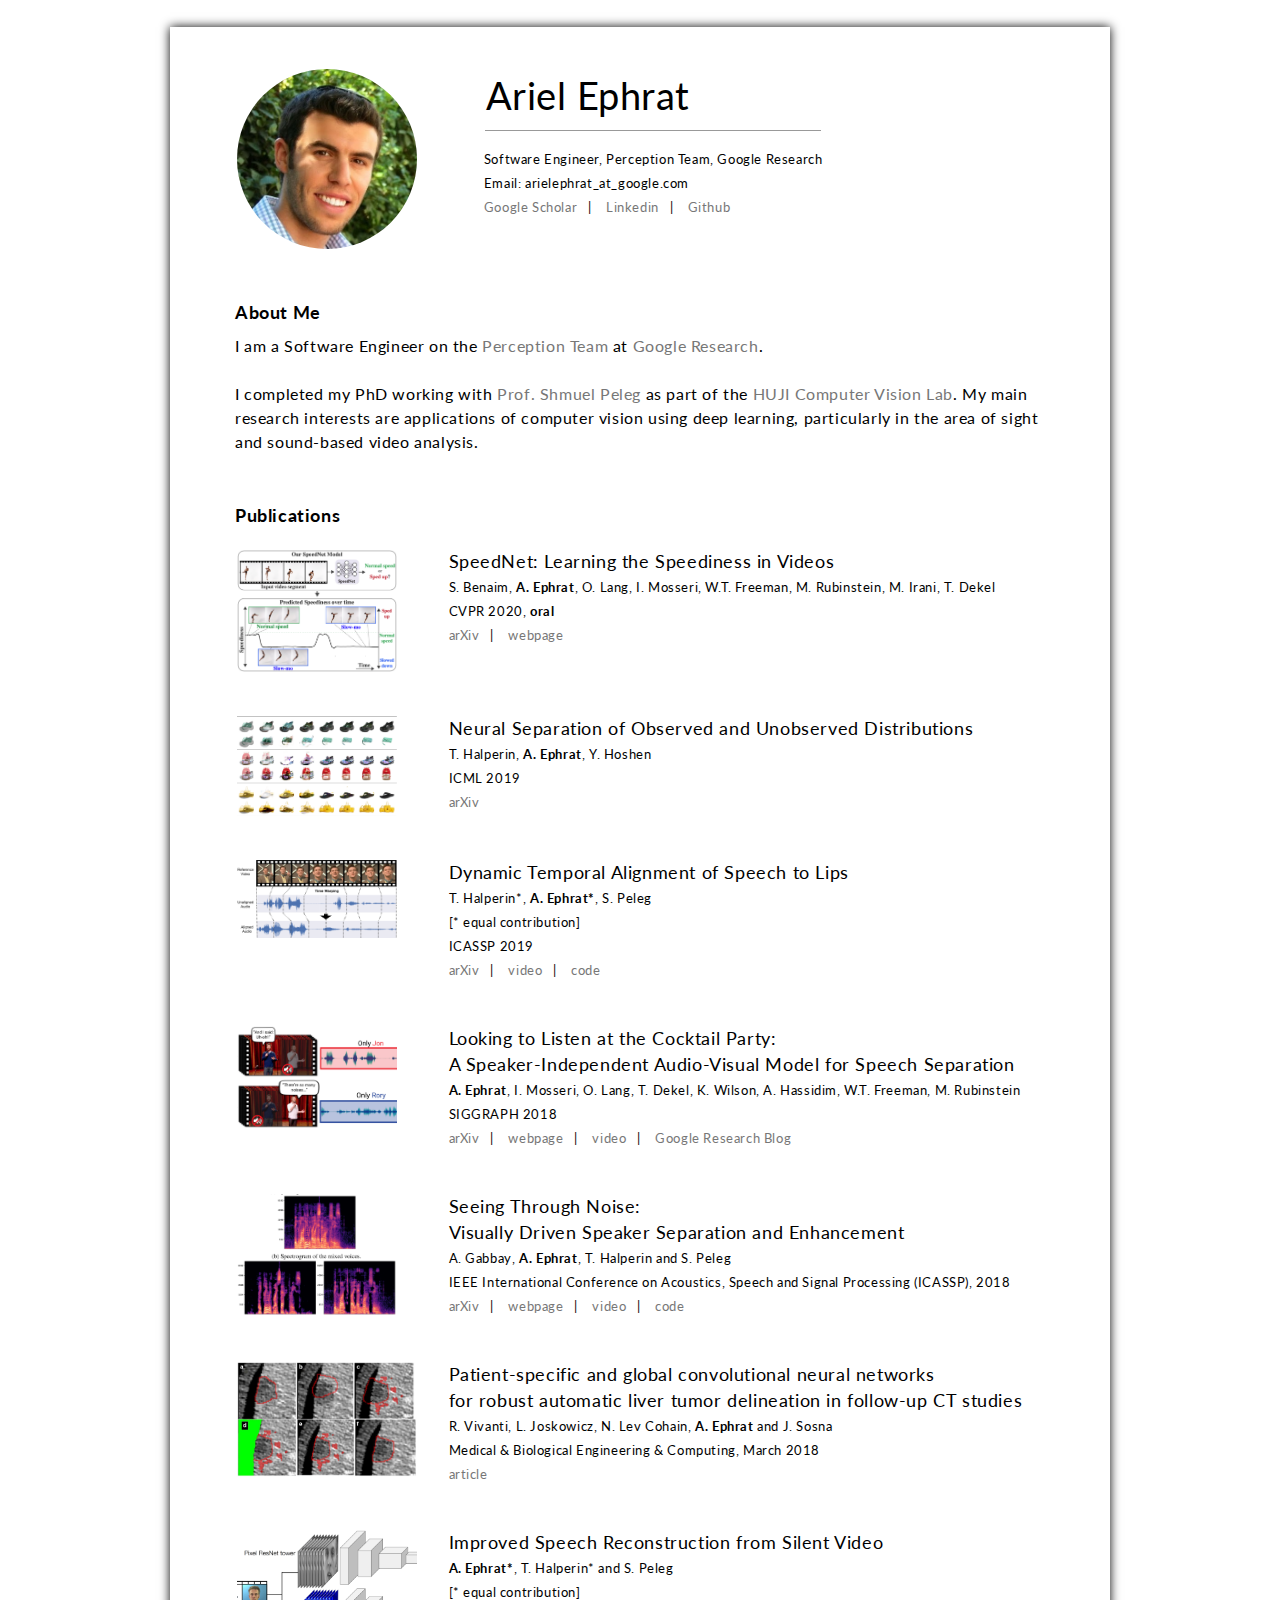
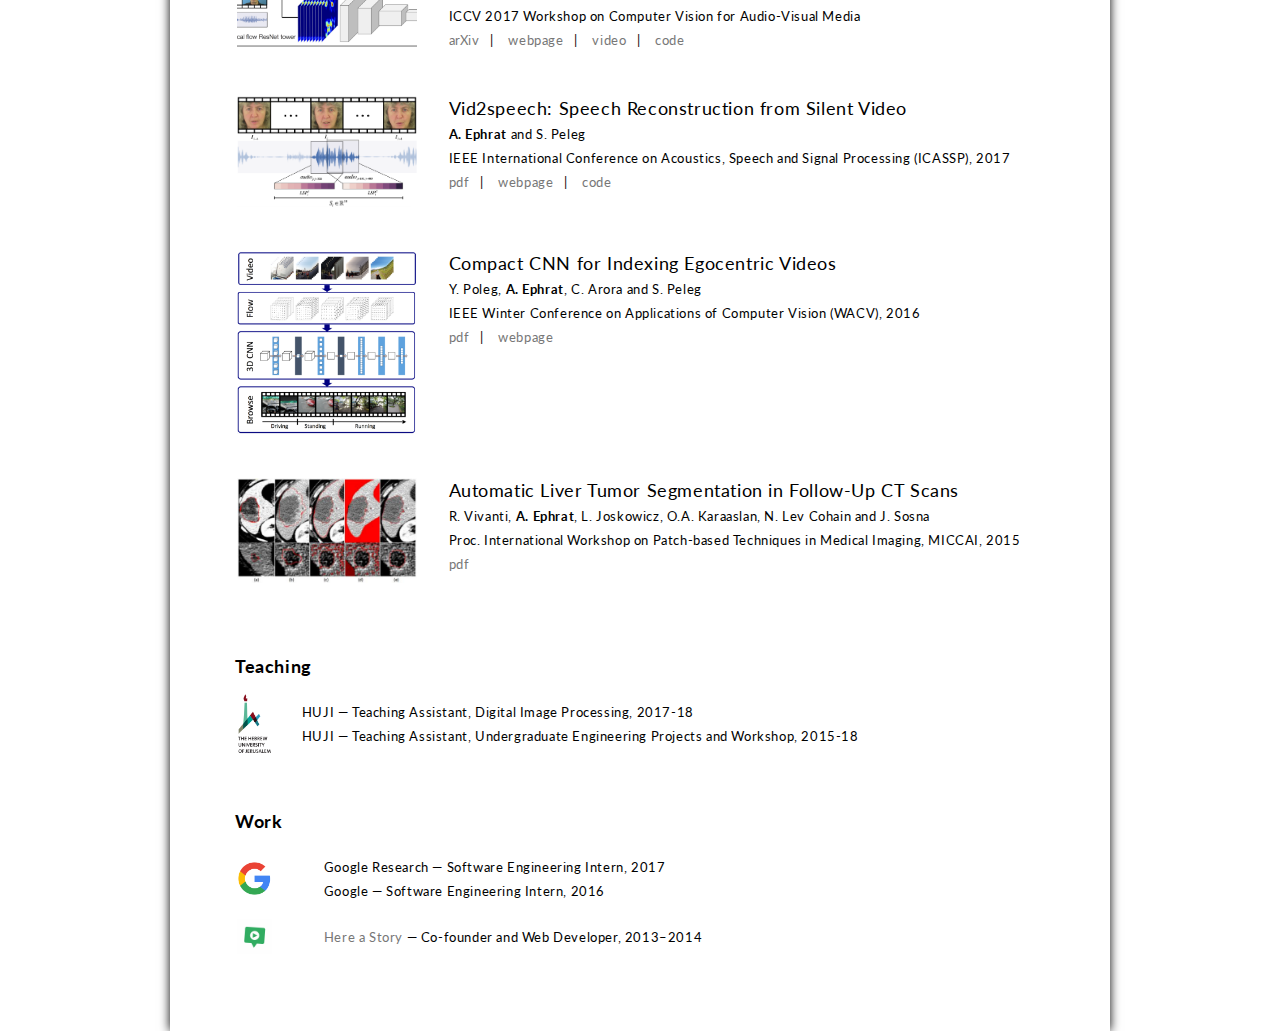
<file: Downloads/webpage/www/index.html>
<!DOCTYPE html>
<html lang="en">

<head>
  <title>Ariel Ephrat</title>
  <meta name="viewport" content="width=device-width, initial-scale=1"/>

  <link href='http://fonts.googleapis.com/css?family=Lato:300,400,900' rel='stylesheet' type='text/css'>
  <link rel="stylesheet" type="text/css" href="mystyle.css" />

  <script>
			(function(i,s,o,g,r,a,m){i['GoogleAnalyticsObject']=r;i[r]=i[r]||function(){
			(i[r].q=i[r].q||[]).push(arguments)},i[r].l=1*new Date();a=s.createElement(o),
			m=s.getElementsByTagName(o)[0];a.async=1;a.src=g;m.parentNode.insertBefore(a,m)
			})(window,document,'script','https://www.google-analytics.com/analytics.js','ga');

			ga('create', 'UA-70806372-3', 'auto');
			ga('send', 'pageview');
		</script>
</head>

<body>

<!-- Start of StatCounter Code for Default Guide -->
  <script type="text/javascript">
    var sc_project=11225963; 
    var sc_invisible=1; 
    var sc_security="29e62abb"; 
    var scJsHost = (("https:" == document.location.protocol) ?
    "https://secure." : "http://www.");
    document.write("<sc"+"ript type='text/javascript' src='" +
    scJsHost+
    "statcounter.com/counter/counter.js'></"+"script>");
    </script>
    <noscript><div class="statcounter"><a title="real time web
    analytics" href="http://statcounter.com/"
    target="_blank"><img class="statcounter"
    src="//c.statcounter.com/11225963/0/29e62abb/1/" alt="real
    time web analytics"></a></div>
  </noscript>

<div id="html-mobile-background"></div>
<div id="page-wrap">
  <dl>
    <dd>
      <table>
        <tr>
          <td class="profile">
            <img class="profile" src="images/ariel_profile_pic.jpg">
          </td>
          <td class="heading">
            <h1>Ariel Ephrat</h1>
            Software Engineer, Perception Team, Google Research <br />
            Email: arielephrat_at_google.com <br />
            <a href = "http://scholar.google.co.il/citations?user=n4dxd1YAAAAJ&hl=en">Google Scholar</a>&nbsp;&nbsp;&nbsp;|
            &nbsp;&nbsp;
            <a href = "https://il.linkedin.com/in/arielephrat">Linkedin</a>&nbsp;&nbsp;&nbsp;|
            &nbsp;&nbsp;
            <a href = "https://github.com/arielephrat">Github</a>
          </td>
        </tr>
      </table>
    </dd>
  </dl>

  <div class="clear"></div>
  <dl>
    <dt>About Me</dt>
    <dd>
      I am a Software Engineer on the <a href = "https://ai.google/research/teams/perception/">Perception Team</a> at <a href = "https://ai.google/research/"> Google Research</a>.</br>
      <br />
      I completed my PhD working with <a href="http://www.cs.huji.ac.il/~peleg/">Prof. Shmuel Peleg</a> as part of the <a href = "http://www.cs.huji.ac.il/labs/vision/">HUJI Computer Vision Lab</a>. My main research interests are applications of computer vision using deep learning, particularly in the area of sight and sound-based video analysis. <br />
    </dd>
  </dl>

  <div class="clear"></div>
  <dl>
    <dt>Publications</dt>
    <dd>
      <table>
         <tr>
          <td class="pub_img"><img width=5% src="images/speednet.png"></td>
          <td class="pub_desc">
            <span class="title">SpeedNet: Learning the Speediness in Videos</span> <br />
            S. Benaim, <b>A. Ephrat</b>, O. Lang, I. Mosseri, W.T. Freeman, M. Rubinstein, M. Irani, T. Dekel<br />
            CVPR 2020, <b>oral</b><br />
            <a href = "https://arxiv.org/abs/2004.06130">arXiv</a>&nbsp;&nbsp;&nbsp;|
            &nbsp;&nbsp;&nbsp;<a href = "http://speednet-cvpr20.github.io/">webpage</a>&nbsp;&nbsp;&nbsp;
          </td>
        </tr>
        <tr class="spacer"><td></td></tr>

         <tr>
          <td class="pub_img"><img width=5% src="images/icml19.png"></td>
          <td class="pub_desc">
            <span class="title">Neural Separation of Observed and Unobserved Distributions</span> <br />
            T. Halperin, <b>A. Ephrat</b>, Y. Hoshen <br />
            ICML 2019<br />
            <a href = "https://arxiv.org/abs/1811.12739">arXiv</a>&nbsp;&nbsp;&nbsp;
          </td>
        </tr>
        <tr class="spacer"><td></td></tr>

        <tr>
          <td class="pub_img"><img width=5% src="images/avsnap.png"></td>
          <td class="pub_desc">
            <span class="title">Dynamic Temporal Alignment of Speech to Lips</span> <br />
            T. Halperin*, <b>A. Ephrat*</b>, S. Peleg <br />
            [* equal contribution] <br />
            ICASSP 2019<br />
            <a href = "http://arxiv.org/abs/1808.06250">arXiv</a>&nbsp;&nbsp;&nbsp;|
	    &nbsp;&nbsp;&nbsp;<a href = "https://www.youtube.com/watch?v=t7m0yEnBG7M">video</a>&nbsp;&nbsp;&nbsp;|
            &nbsp;&nbsp;&nbsp;<a href = "https://github.com/tavihalperin/AV-snap">code</a>&nbsp;&nbsp;
          </td>
        </tr>
        <tr class="spacer"><td></td></tr>

	<tr>
          <td class="pub_img"><img width=5% src="images/l2l_2.png"></td>
          <td class="pub_desc">
            <span class="title">Looking to Listen at the Cocktail Party: <br />
						A Speaker-Independent Audio-Visual Model for Speech Separation</span> <br />
            <b>A. Ephrat</b>, I. Mosseri, O. Lang, T. Dekel, K. Wilson, A. Hassidim, W.T. Freeman, M. Rubinstein <br />
            SIGGRAPH 2018<br />
            <a href = "http://arxiv.org/abs/1804.03619">arXiv</a>&nbsp;&nbsp;&nbsp;|
            &nbsp;&nbsp;&nbsp;<a href = "http://looking-to-listen.github.io/">webpage</a>&nbsp;&nbsp;&nbsp;|
						&nbsp;&nbsp;&nbsp;<a href = "https://www.youtube.com/watch?v=rVQVAPiJWKU">video</a>&nbsp;&nbsp;&nbsp;|
						&nbsp;&nbsp;&nbsp;<a href = "https://research.googleblog.com/2018/04/looking-to-listen-audio-visual-speech.html">Google Research Blog</a>&nbsp;&nbsp;&nbsp;
          </td>
        </tr>
        <tr class="spacer"><td></td></tr>

				<tr>
          <td class="pub_img"><img width=5% src="images/icassp18.png"></td>
          <td class="pub_desc">
            <span class="title">Seeing Through Noise: <br />
						Visually Driven Speaker Separation and Enhancement</span> <br />
            A. Gabbay, <b>A. Ephrat</b>, T. Halperin and S. Peleg <br />
            IEEE International Conference on Acoustics, Speech and Signal Processing (ICASSP), 2018<br />
            <a href = "https://arxiv.org/abs/1708.06767">arXiv</a>&nbsp;&nbsp;&nbsp;|
            &nbsp;&nbsp;&nbsp;<a href = "http://www.vision.huji.ac.il/speaker-separation/">webpage</a>&nbsp;&nbsp;&nbsp;|
						&nbsp;&nbsp;&nbsp;<a href = "https://www.youtube.com/watch?v=qmsyj7vAzoI">video</a>&nbsp;&nbsp;&nbsp;|
            &nbsp;&nbsp;&nbsp;<a href = "https://github.com/avivga/cocktail-party">code</a>
          </td>
        </tr>
        <tr class="spacer"><td></td></tr>

				<tr>
          <td class="pub_img"><img src="images/livercnn18.png"></td>
          <td class="pub_desc">
            <span class="title">Patient-specific and global convolutional neural networks <br />
						for robust automatic liver tumor delineation in follow-up CT studies</span> <br />
            R. Vivanti, L. Joskowicz, N. Lev Cohain, <b>A. Ephrat</b> and J. Sosna <br />
            Medical & Biological Engineering & Computing, March 2018 <br />
            <a href = "https://link.springer.com/article/10.1007/s11517-018-1803-6">article</a>
          </td>
        </tr>
				<tr class="spacer"><td></td></tr>

        <tr>
          <td class="pub_img"><img src="images/enc_dec_fig_crop.png"></td>
          <td class="pub_desc">
            <span class="title">Improved Speech Reconstruction from Silent Video</span> <br />
            <b>A. Ephrat*</b>, T. Halperin* and S. Peleg <br />
            [* equal contribution] <br />
            ICCV 2017 Workshop on Computer Vision for Audio-Visual Media<br />
            <a href = "https://arxiv.org/abs/1708.01204">arXiv</a>&nbsp;&nbsp;&nbsp;|
            &nbsp;&nbsp;&nbsp;<a href = "http://www.vision.huji.ac.il/vid2speech">webpage</a>&nbsp;&nbsp;&nbsp;|
            &nbsp;&nbsp;&nbsp;<a href = "https://www.youtube.com/watch?v=Xjbn7h7tpg0">video</a>&nbsp;&nbsp;&nbsp;|
            &nbsp;&nbsp;&nbsp;<a href = "https://github.com/arielephrat/vid2speech">code</a>
          </td>
        </tr>
        <tr class="spacer"><td></td></tr>

        <tr>
          <td class="pub_img"><img src="images/vid2speech.png"></td>
          <td class="pub_desc">
            <span class="title">Vid2speech: Speech Reconstruction from Silent Video</span> <br />
            <b>A. Ephrat</b> and S. Peleg <br />
            IEEE International Conference on Acoustics, Speech and Signal Processing (ICASSP), 2017<br />
            <a href = "./papers/vid2speech_icassp17.pdf">pdf</a>&nbsp;&nbsp;&nbsp;|
            &nbsp;&nbsp;&nbsp;<a href = "http://www.vision.huji.ac.il/vid2speech">webpage</a>&nbsp;&nbsp;&nbsp;|
            &nbsp;&nbsp;&nbsp;<a href = "https://github.com/arielephrat/vid2speech">code</a>
          </td>
        </tr>
        <tr class="spacer"><td></td></tr>

        <tr>
          <td class="pub_img"><img src="images/compactcnn.png"></td>
          <td class="pub_desc">
            <span class="title">Compact CNN for Indexing Egocentric Videos</span> <br />
            Y. Poleg, <b>A. Ephrat</b>, C. Arora and S. Peleg <br />
            IEEE Winter Conference on Applications of Computer Vision (WACV), 2016 <br />
            <a href = "./papers/compactcnn_wacv16.pdf">pdf</a>&nbsp;&nbsp;&nbsp;|
            &nbsp;&nbsp;&nbsp;<a href = "http://www.vision.huji.ac.il/egoseg">webpage</a>
          </td>
        </tr>
        <tr class="spacer"><td></td></tr>

        <tr>
          <td class="pub_img"><img src="images/livercnn15.png"></td>
          <td class="pub_desc">
            <span class="title">Automatic Liver Tumor Segmentation in Follow-Up CT Scans</span> <br />
            R. Vivanti, <b>A. Ephrat</b>, L. Joskowicz, O.A. Karaaslan, N. Lev Cohain and J. Sosna <br />
            Proc. International Workshop on Patch-based Techniques in Medical Imaging, MICCAI, 2015 <br />
            <a href = "./papers/livercnn_miccai15.pdf">pdf</a>
          </td>
        </tr>
      </table>
    </dd>
  </dl>

  <div class="clear"></div>

  <dl>
    <dt>Teaching</dt>
    <dd>
      <table>
        <tr>
          <td><img class="logo" src="images/huji-logo.png"></td>
          <td class="work">
						HUJI &#8212; Teaching Assistant, Digital Image Processing, 2017-18 <br />
            HUJI &#8212; Teaching Assistant, Undergraduate Engineering Projects and Workshop, 2015-18 
          </td>
          <td>
        </tr>
      </table>
    </dd>
  </dl>

  <div class="clear"></div>

  <dl>
    <dt>Work</dt>
    <dd>
      <table>
        <tr>
          <td><img class="logo" src="images/google_g_logo.png"></td>
          <td class="work">
            Google Research &#8212; Software Engineering Intern, 2017 <br />
            Google &#8212; Software Engineering Intern, 2016
          </td>
          <td>
        </tr>
        <tr>
          <td><img class="logo" src="images/hereastory_logo.png"></td>
          <td class="work">
            <a href = "http://www.here-a-story.com" target="_blank">Here a Story</a> &#8212; Co-founder and Web Developer, 2013&#8211;2014
          </td>
          <td>
        </tr>
      </table>
    </dd>
  </dl>

  <div class="clear"></div>

</div>

</body>
</html>
</file>
<file: Downloads/webpage/www/mystyle.css>
* {
	margin: 0;
	padding: 0;
}

#html-mobile-background {
    position: fixed;
    z-index: -1;
    top: 0;
    left: 0;
    width: 100%;
    height: 125%; /* To compensate for mobile browser address bar space */
    background: url(http://threetallguys.com/assets/img/background_mobile.jpg) no-repeat; 
    background-size: 100% 100%;
}

@media (min-width: 600px) {
    html {
        background: url(http://threetallguys.com/assets/img/background.jpg) no-repeat center center fixed;
        -webkit-background-size: cover;
        -moz-background-size: cover;
        -o-background-size: cover;
        background-size: cover;
    }
    #html-mobile-background {
        display: none;
    }
}

body {
	font: 16px 'Lato';
	line-height: 24px;
	background: #ffffff;
	letter-spacing: 0.6px;
}

.clear {
	clear: both;
	height:50px;
}

#page-wrap {
    top: 3%;
    position: absolute;
    left:0;
    right:0;
    margin: auto;
    width: 85%;
    max-width: 900px;
    padding: 20px;
    background: rgba(255, 255, 255, 0.9);
    -moz-box-shadow: 0 0 10px black;
    -webkit-box-shadow: 0 0 10px black;
    box-shadow: 0 0 10px black;
}

h1 {
	margin: 1px 1px 16px 1px;
	padding: 1px 1px 16px 1px;
	font-size: 3em;
	font-weight: 400;
	letter-spacing: 0.5px;
	line-height: 1em;
	border-bottom: 1px solid #999;
}

a {
	color: #777;
	text-decoration: none;
}

a:hover {
	border-bottom: 1px;
	border-bottom-style: solid;
	color: black;
}

dl {
	width: 90%;
    margin-left: auto;
    margin-right: auto;
}

dt {
	font-weight: bold;
	font-size: 1.1em;
	text-align: left;
	width: 100%;
	padding-bottom: 0.5em;
}

dd {
	width: 100%;
}

dd.clear {
	float: none;
	margin: 0;
	height: 50px;
	border-left: none;
}

img {
    display:block;
    /*width: 80%;*/
    min-width: 160px;
    max-width: 180px;
}

img.profile {
    display:block;
    margin: 0;
    border-radius:50%;
    width: 90%;
    min-width: 160px;
    max-width: 180px;
}

img.logo {
    display:block;
    margin: 0;
    width: 90%;
    padding-right: 5px;
	max-width: 35px;
	min-width: 20px;
}

td {
	font-size: 0.8em;
	line-height: 24px;
	letter-spacing: 0.6px;
/*	float: left;*/
}

td.heading {
	font-size: 0.8em;
	line-height: 24px;
	letter-spacing: 0.6px;
	margin: auto;
	padding-top: 25px;
	padding-bottom: 10px;
	float: left;
}

td.profile {
	width: 30%;
	margin: auto;
	padding-top: 20px;
	padding-left: 0px;
	padding-right: 5px;
	float: left;
}

td.pub_desc {
	font-size: 0.8em;
	line-height: 24px;
	letter-spacing: 0.6px;
	margin-left: 5px;
	padding: auto;
	padding-top: 10px;
	padding-bottom: 20px;
	padding-left: 0px;
	float: left;
	vertical-align: center;
}

td.pub_img {
	width: 25%;
	/*margin: auto;*/
	padding-top: 10px;
	padding-left: 0px;
	margin-right: 5px;
	padding-bottom: 20px;
	float: left;
}

span.title {
	font-size: 1.4em;
}

td.work {
	font-size: 0.8em;
	line-height: 24px;
	letter-spacing: 0.6px;
	margin: auto;
	padding-top: 10px;
	padding-bottom: 10px;
	padding-left: 10px;
	text-align: left;
}

.spacer {
	height: 10px;
}

table {
	width: 100%;
}
</file>
